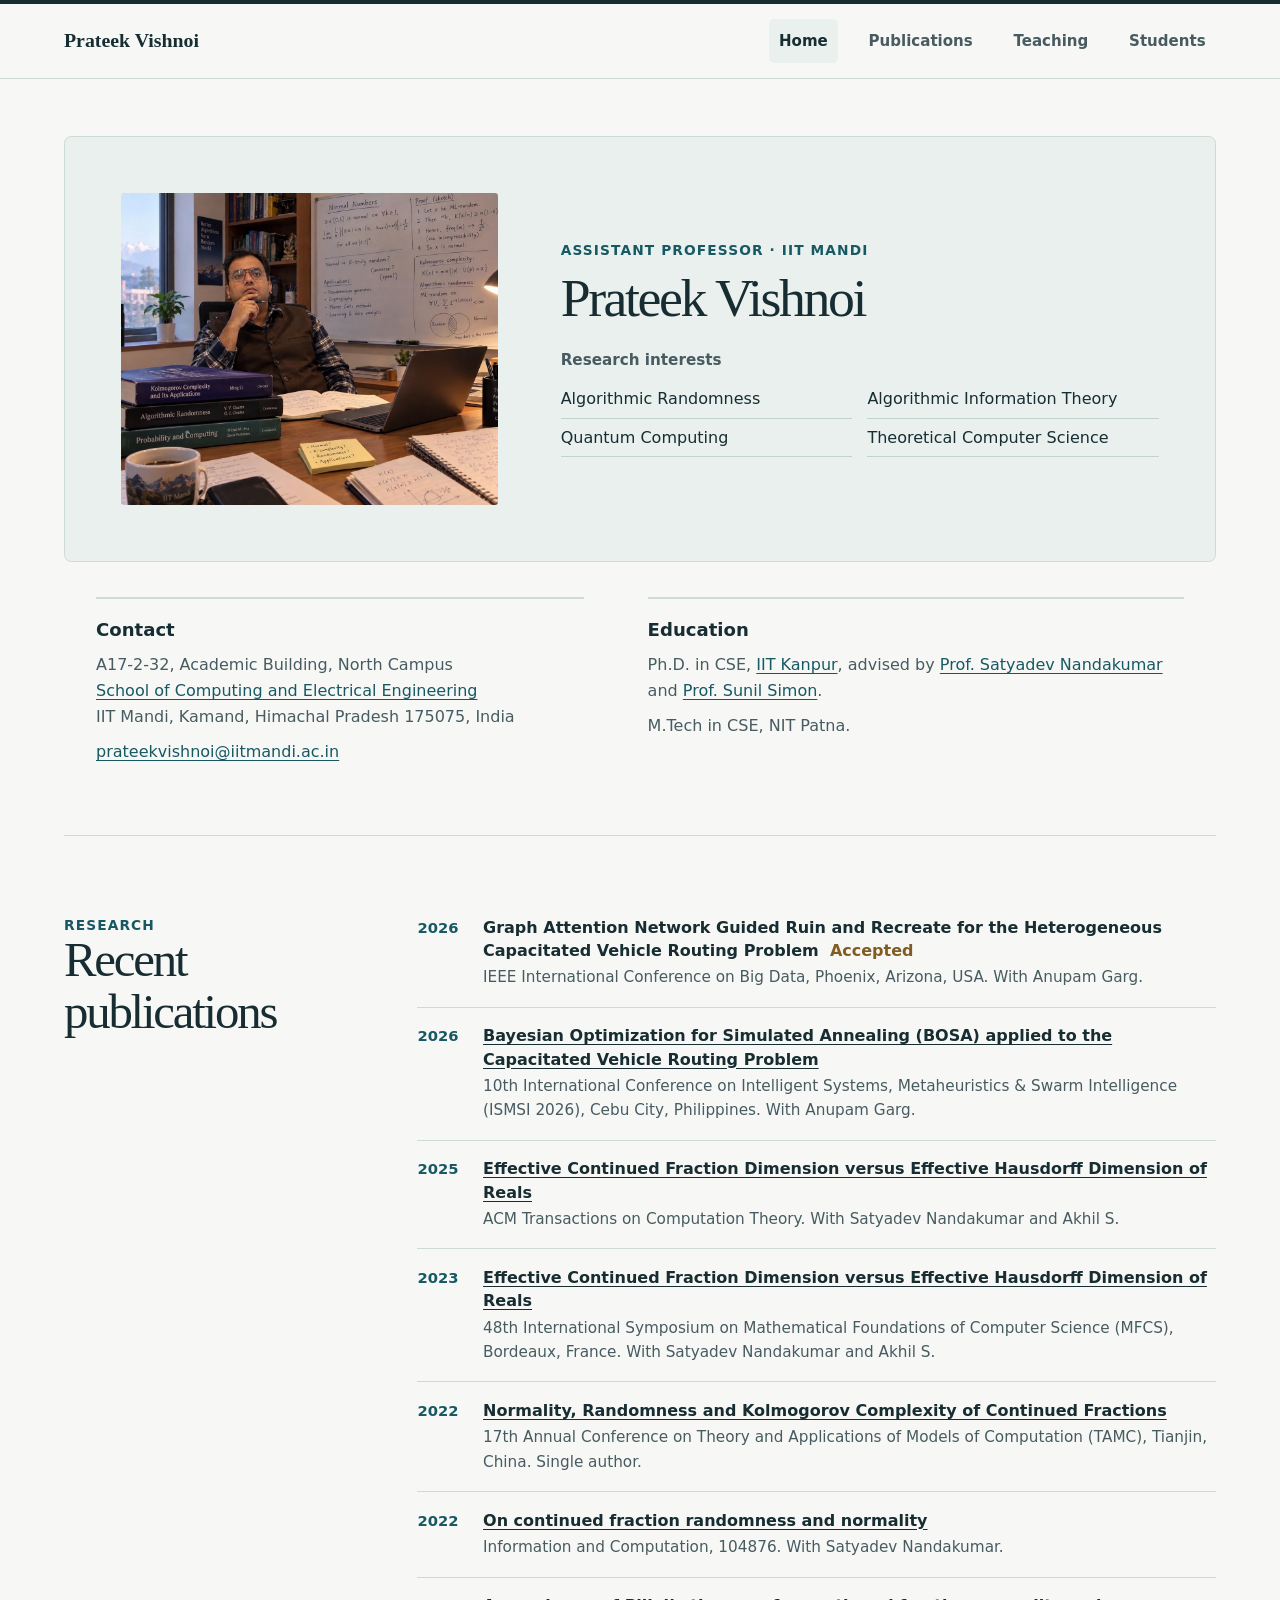
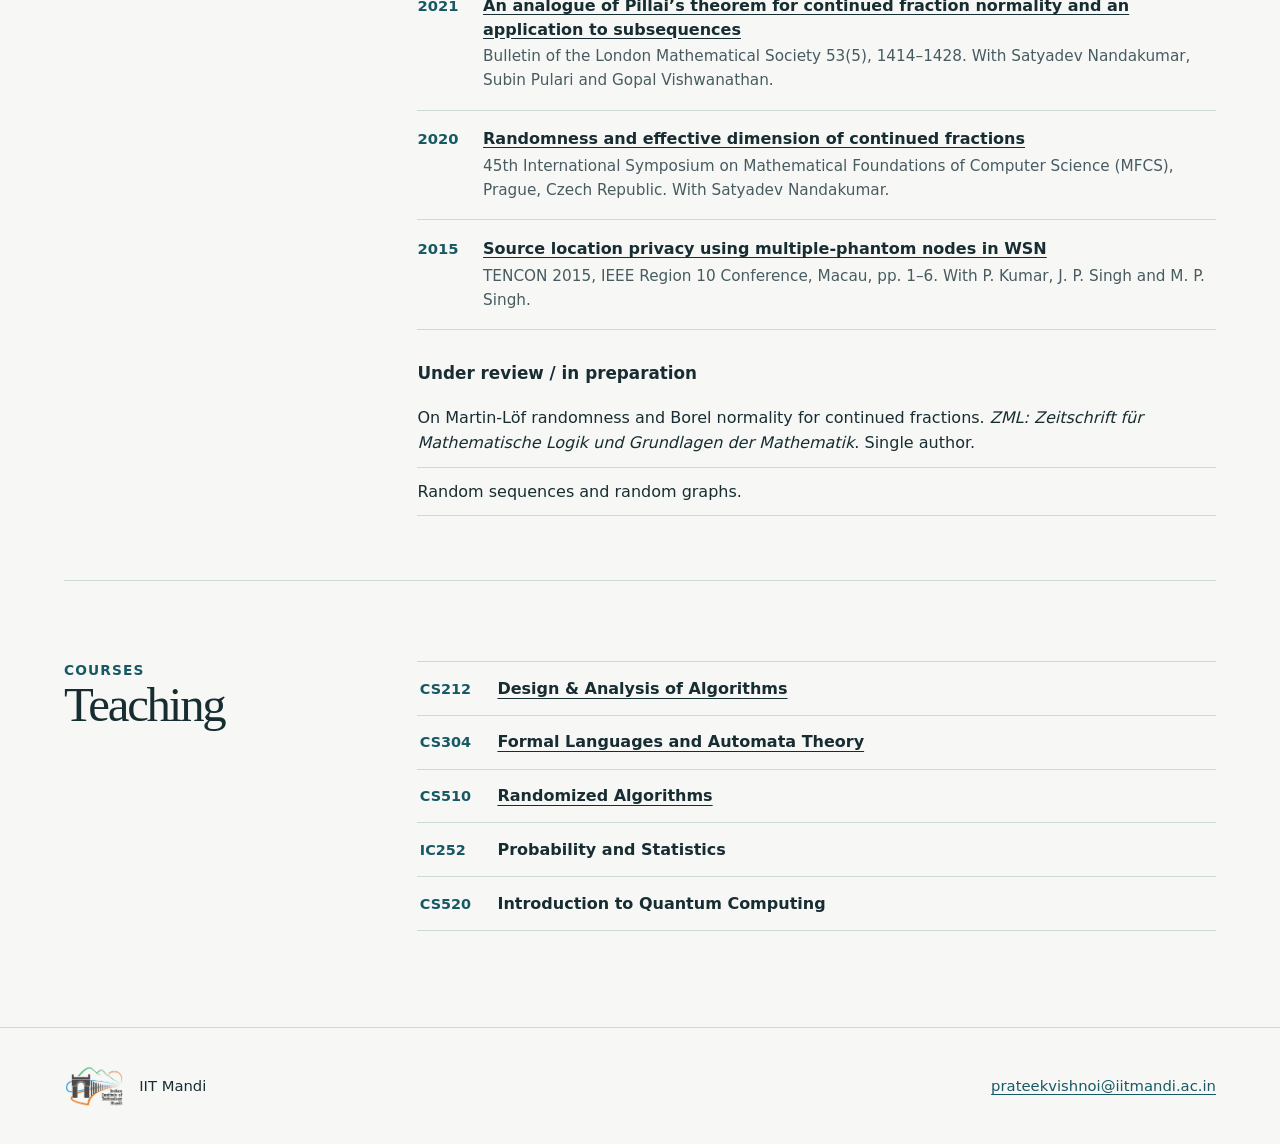
<file: index.html>
<!doctype html>
<html lang="en">
<head>
  <meta charset="utf-8">
  <meta name="viewport" content="width=device-width, initial-scale=1">
  <meta name="description" content="Prateek Vishnoi, Assistant Professor, School of Computing and Electrical Engineering, IIT Mandi. Research in algorithmic randomness, algorithmic information theory, quantum computing and theoretical computer science.">
  <meta name="theme-color" content="#f7f8f6">
  <title>Prateek Vishnoi · IIT Mandi</title>
  <link rel="icon" href="assets/iit-mandi.png" type="image/png">
  <link rel="stylesheet" href="assets/site.css">
</head>
<body>
  <a class="skip-link" href="#main">Skip to content</a>
  <header class="site-header">
    <div class="wrap header-inner">
      <a class="brand" href="index.html">Prateek Vishnoi</a>
      <nav aria-label="Main navigation">
        <ul class="nav-list">
          <li><a href="index.html" aria-current="page">Home</a></li>
          <li><a href="#publications">Publications</a></li>
          <li><a href="#teaching">Teaching</a></li>
          <li><a href="students/index.html">Students</a></li>
        </ul>
      </nav>
    </div>
  </header>

  <main id="main" class="wrap">
    <section class="hero" aria-labelledby="name">
      <img class="hero-photo" src="assets/prateek-vishnoi.jpg" width="1160" height="960" alt="Portrait of Prateek Vishnoi">
      <div class="hero-copy">
        <p class="overline">Assistant Professor · IIT Mandi</p>
        <h1 id="name">Prateek Vishnoi</h1>
        <p class="section-label">Research interests</p>
        <ul class="topics">
          <li>Algorithmic Randomness</li>
          <li>Algorithmic Information Theory</li>
          <li>Quantum Computing</li>
          <li>Theoretical Computer Science</li>
        </ul>
      </div>
    </section>

    <div class="profile-details">
      <section class="profile-detail" aria-labelledby="contact-heading">
        <h2 id="contact-heading">Contact</h2>
        <address>
          A17-2-32, Academic Building, North Campus<br>
          <a href="https://www.iitmandi.ac.in/">School of Computing and Electrical Engineering</a><br>
          IIT Mandi, Kamand, Himachal Pradesh 175075, India
        </address>
        <p><a href="mailto:prateekvishnoi@iitmandi.ac.in">prateekvishnoi@iitmandi.ac.in</a></p>
      </section>
      <section class="profile-detail" aria-labelledby="education-heading">
        <h2 id="education-heading">Education</h2>
        <p>Ph.D. in CSE, <a href="https://cse.iitk.ac.in/">IIT Kanpur</a>, advised by <a href="https://www.cse.iitk.ac.in/users/satyadev/">Prof. Satyadev Nandakumar</a> and <a href="https://www.cse.iitk.ac.in/users/simon/">Prof. Sunil Simon</a>.</p>
        <p>M.Tech in CSE, NIT Patna.</p>
      </section>
    </div>

    <section class="section-grid" id="publications" aria-labelledby="publications-heading">
      <div class="section-heading">
        <p class="section-label">Research</p>
        <h2 id="publications-heading">Recent publications</h2>
      </div>
      <div>
        <ol class="publication-list" role="list">
          <li>
            <span class="pub-year">2026</span>
            <div>
              <p class="pub-title">Graph Attention Network Guided Ruin and Recreate for the Heterogeneous Capacitated Vehicle Routing Problem <span class="pub-status">Accepted</span></p>
              <p class="pub-meta">IEEE International Conference on Big Data, Phoenix, Arizona, USA. With Anupam Garg.</p>
            </div>
          </li>
          <li>
            <span class="pub-year">2026</span>
            <div>
              <p class="pub-title"><a href="https://dl.acm.org/doi/10.1145/3820820.3820842">Bayesian Optimization for Simulated Annealing (BOSA) applied to the Capacitated Vehicle Routing Problem</a></p>
              <p class="pub-meta">10th International Conference on Intelligent Systems, Metaheuristics &amp; Swarm Intelligence (ISMSI 2026), Cebu City, Philippines. With Anupam Garg.</p>
            </div>
          </li>
          <li>
            <span class="pub-year">2025</span>
            <div>
              <p class="pub-title"><a href="https://doi.org/10.1145/3723323">Effective Continued Fraction Dimension versus Effective Hausdorff Dimension of Reals</a></p>
              <p class="pub-meta">ACM Transactions on Computation Theory. With Satyadev Nandakumar and Akhil S.</p>
            </div>
          </li>
          <li>
            <span class="pub-year">2023</span>
            <div>
              <p class="pub-title"><a href="https://drops.dagstuhl.de/entities/document/10.4230/LIPIcs.MFCS.2023.70">Effective Continued Fraction Dimension versus Effective Hausdorff Dimension of Reals</a></p>
              <p class="pub-meta">48th International Symposium on Mathematical Foundations of Computer Science (MFCS), Bordeaux, France. With Satyadev Nandakumar and Akhil S.</p>
            </div>
          </li>
          <li>
            <span class="pub-year">2022</span>
            <div>
              <p class="pub-title"><a href="https://link.springer.com/chapter/10.1007/978-3-031-20350-3_31">Normality, Randomness and Kolmogorov Complexity of Continued Fractions</a></p>
              <p class="pub-meta">17th Annual Conference on Theory and Applications of Models of Computation (TAMC), Tianjin, China. Single author.</p>
            </div>
          </li>
          <li>
            <span class="pub-year">2022</span>
            <div>
              <p class="pub-title"><a href="https://doi.org/10.1016/j.ic.2022.104876">On continued fraction randomness and normality</a></p>
              <p class="pub-meta">Information and Computation, 104876. With Satyadev Nandakumar.</p>
            </div>
          </li>
          <li>
            <span class="pub-year">2021</span>
            <div>
              <p class="pub-title"><a href="https://doi.org/10.1112/blms.12507">An analogue of Pillai’s theorem for continued fraction normality and an application to subsequences</a></p>
              <p class="pub-meta">Bulletin of the London Mathematical Society 53(5), 1414–1428. With Satyadev Nandakumar, Subin Pulari and Gopal Vishwanathan.</p>
            </div>
          </li>
          <li>
            <span class="pub-year">2020</span>
            <div>
              <p class="pub-title"><a href="https://drops.dagstuhl.de/storage/00lipics/lipics-vol170-mfcs2020/LIPIcs.MFCS.2020.73/LIPIcs.MFCS.2020.73.pdf">Randomness and effective dimension of continued fractions</a></p>
              <p class="pub-meta">45th International Symposium on Mathematical Foundations of Computer Science (MFCS), Prague, Czech Republic. With Satyadev Nandakumar.</p>
            </div>
          </li>
          <li>
            <span class="pub-year">2015</span>
            <div>
              <p class="pub-title"><a href="https://doi.org/10.1109/TENCON.2015.7372969">Source location privacy using multiple-phantom nodes in WSN</a></p>
              <p class="pub-meta">TENCON 2015, IEEE Region 10 Conference, Macau, pp. 1–6. With P. Kumar, J. P. Singh and M. P. Singh.</p>
            </div>
          </li>
        </ol>

        <h3 class="review-heading">Under review / in preparation</h3>
        <ul class="review-list" role="list">
          <li>On Martin-Löf randomness and Borel normality for continued fractions. <em>ZML: Zeitschrift für Mathematische Logik und Grundlagen der Mathematik</em>. Single author.</li>
          <li>Random sequences and random graphs.</li>
        </ul>
      </div>
    </section>

    <section class="section-grid" id="teaching" aria-labelledby="teaching-heading">
      <div class="section-heading">
        <p class="section-label">Courses</p>
        <h2 id="teaching-heading">Teaching</h2>
      </div>
      <ul class="course-list" role="list">
        <li><a href="teaching/cs212/index.html"><span class="course-code">CS212</span><span class="course-name">Design &amp; Analysis of Algorithms</span></a></li>
        <li><a href="teaching/cs304/index.html"><span class="course-code">CS304</span><span class="course-name">Formal Languages and Automata Theory</span></a></li>
        <li><a href="teaching/cs510/index.html"><span class="course-code">CS510</span><span class="course-name">Randomized Algorithms</span></a></li>
        <li><div><span class="course-code">IC252</span><span class="course-name">Probability and Statistics</span></div></li>
        <li><div><span class="course-code">CS520</span><span class="course-name">Introduction to Quantum Computing</span></div></li>
      </ul>
    </section>
  </main>

  <footer class="site-footer">
    <div class="wrap footer-inner">
      <a class="footer-identity" href="https://www.iitmandi.ac.in/">
        <img src="assets/iit-mandi.png" width="500" height="401" alt="" loading="lazy">
        <span>IIT Mandi</span>
      </a>
      <a class="footer-email" href="mailto:prateekvishnoi@iitmandi.ac.in">prateekvishnoi@iitmandi.ac.in</a>
    </div>
  </footer>
</body>
</html>
</file>
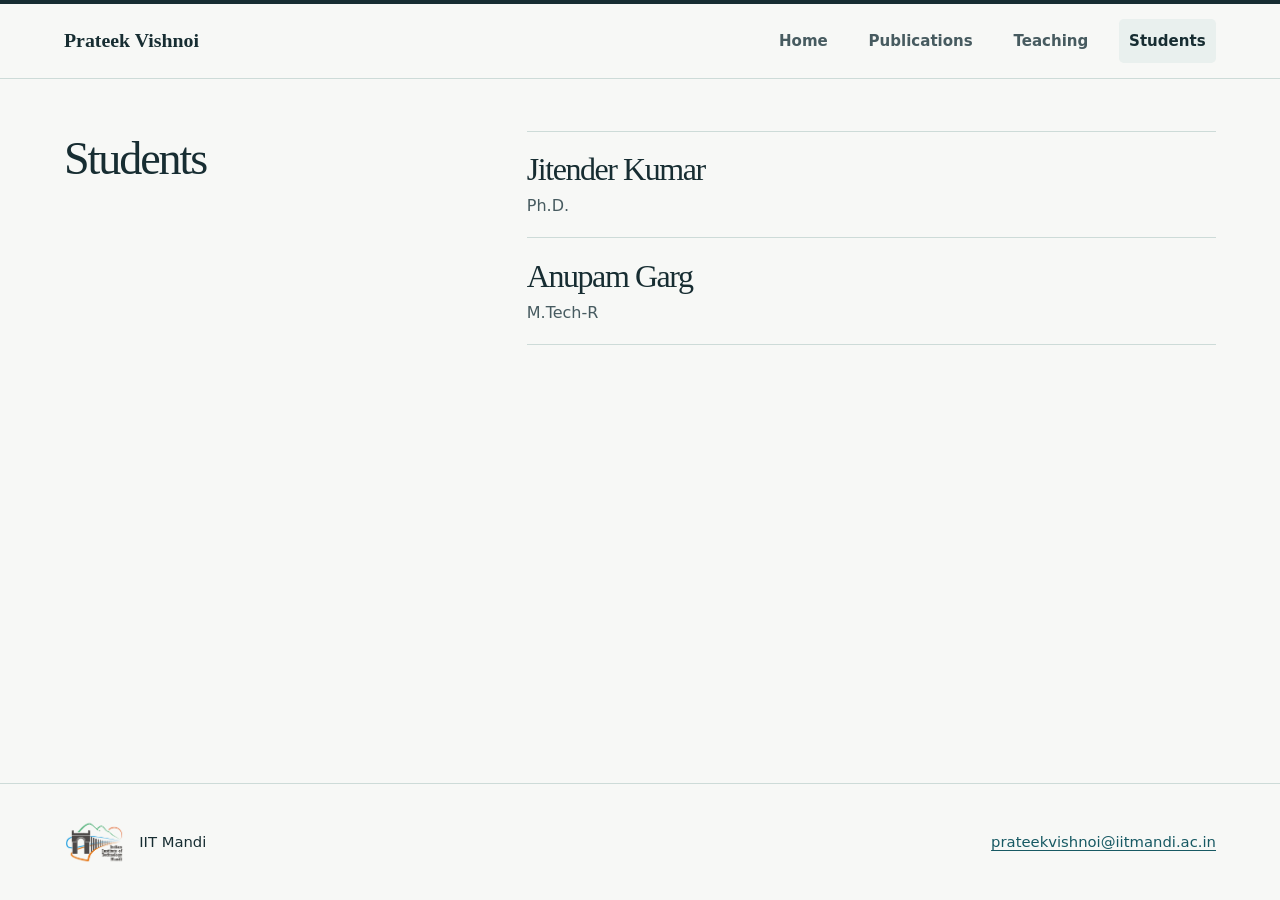
<file: students/index.html>
<!doctype html>
<html lang="en">
<head>
  <meta charset="utf-8">
  <meta name="viewport" content="width=device-width, initial-scale=1">
  <meta name="description" content="Students advised by Prateek Vishnoi.">
  <meta name="theme-color" content="#f7f8f6">
  <title>Students · Prateek Vishnoi</title>
  <link rel="icon" href="../assets/iit-mandi.png" type="image/png">
  <link rel="stylesheet" href="../assets/site.css">
  
</head>
<body>
  <a class="skip-link" href="#main">Skip to content</a>
  <header class="site-header">
    <div class="wrap header-inner">
      <a class="brand" href="../index.html">Prateek Vishnoi</a>
      <nav aria-label="Main navigation">
        <ul class="nav-list">
          <li><a href="../index.html">Home</a></li>
          <li><a href="../index.html#publications">Publications</a></li>
          <li><a href="../index.html#teaching">Teaching</a></li>
          <li><a href="../students/index.html" aria-current="page">Students</a></li>
        </ul>
      </nav>
    </div>
  </header>
  <main id="main" class="wrap inner-main students-layout">
    <h1 class="inner-title">Students</h1>
    <ul class="student-list" role="list">
      <li>
        <h2 class="student-name">Jitender Kumar</h2>
        <p class="student-degree">Ph.D.</p>
      </li>
      <li>
        <h2 class="student-name">Anupam Garg</h2>
        <p class="student-degree">M.Tech-R</p>
      </li>
    </ul>
  </main>
  <footer class="site-footer">
    <div class="wrap footer-inner">
      <a class="footer-identity" href="https://www.iitmandi.ac.in/">
        <img src="../assets/iit-mandi.png" width="500" height="401" alt="" loading="lazy">
        <span>IIT Mandi</span>
      </a>
      <a class="footer-email" href="mailto:prateekvishnoi@iitmandi.ac.in">prateekvishnoi@iitmandi.ac.in</a>
    </div>
  </footer>
</body>
</html>
</file>
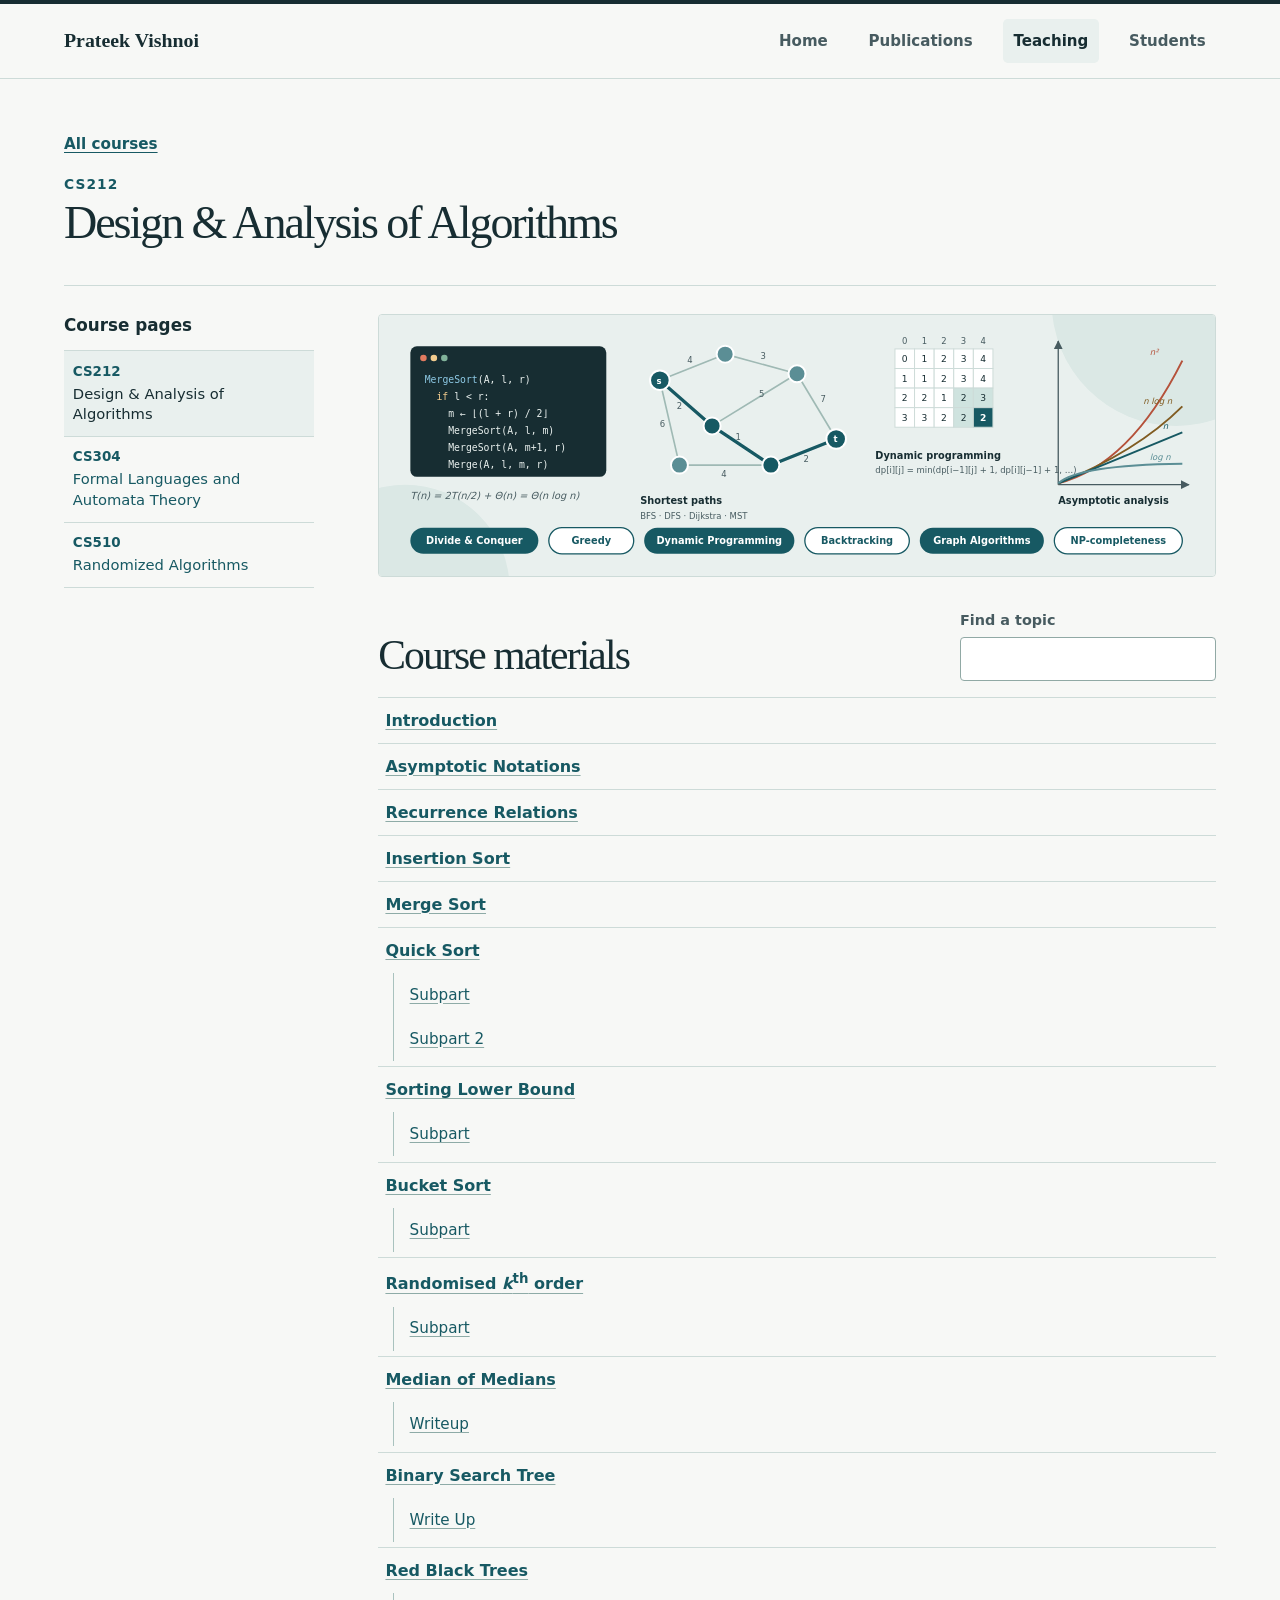
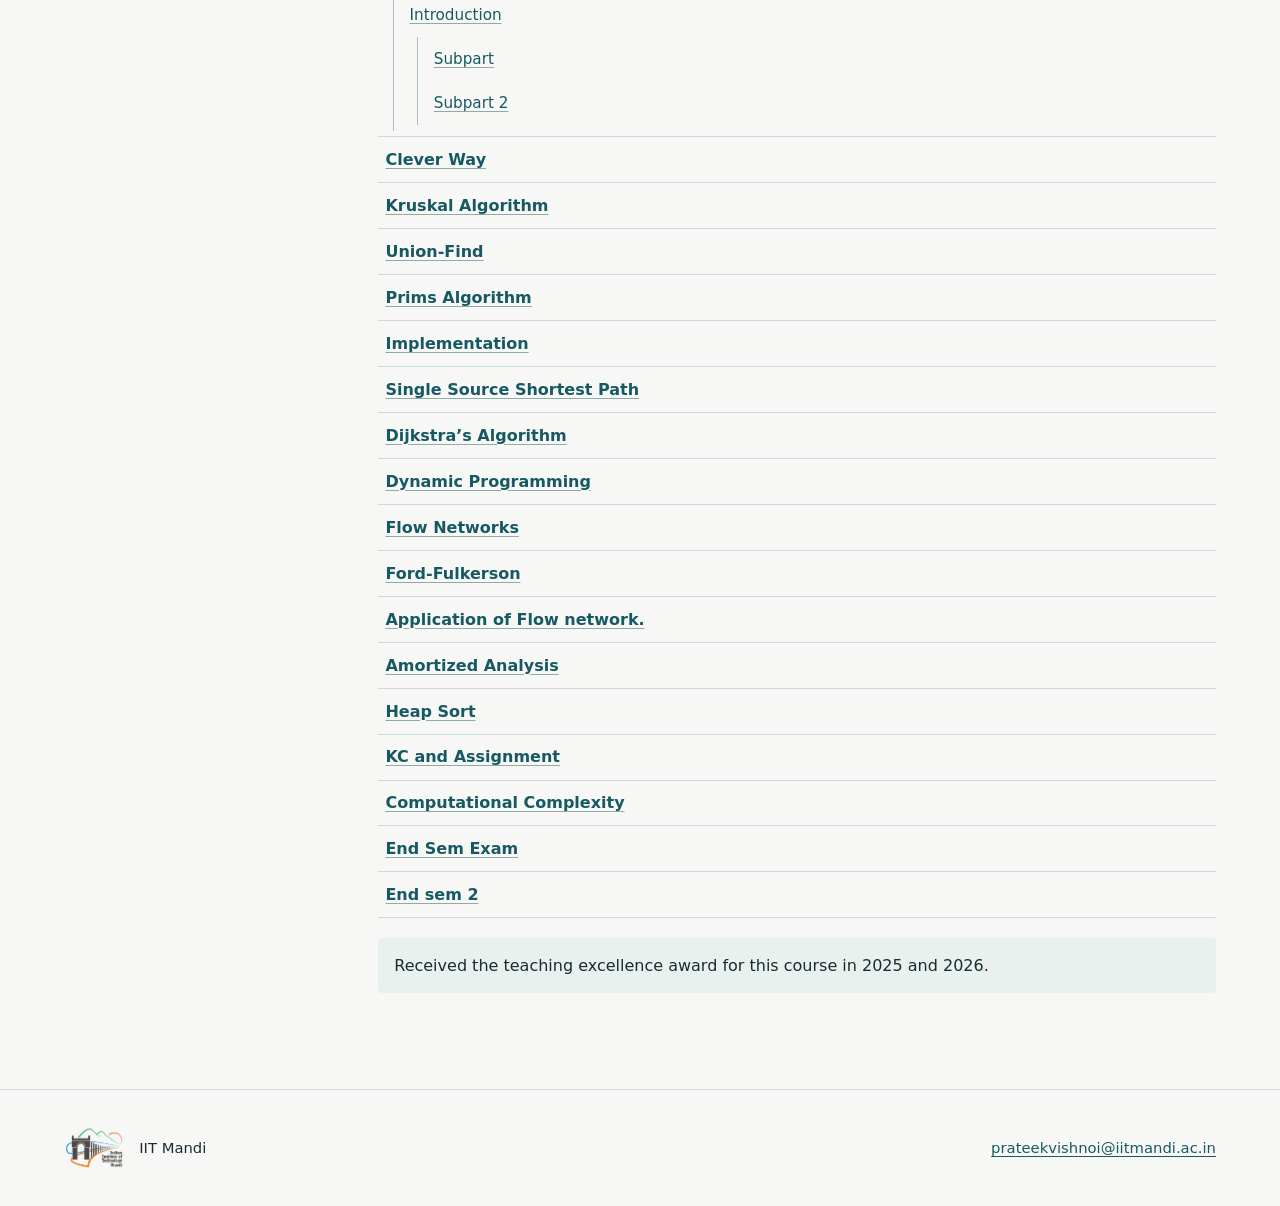
<file: teaching/cs212/index.html>
<!doctype html>
<html lang="en">
<head>
  <meta charset="utf-8">
  <meta name="viewport" content="width=device-width, initial-scale=1">
  <meta name="description" content="CS212 course materials: Design &amp; Analysis of Algorithms.">
  <meta name="theme-color" content="#f7f8f6">
  <title>CS212 · Design &amp; Analysis of Algorithms · Prateek Vishnoi</title>
  <link rel="icon" href="../../assets/iit-mandi.png" type="image/png">
  <link rel="stylesheet" href="../../assets/site.css">
  <script src="../../assets/materials.js" defer></script>
</head>
<body>
  <a class="skip-link" href="#main">Skip to content</a>
  <header class="site-header">
    <div class="wrap header-inner">
      <a class="brand" href="../../index.html">Prateek Vishnoi</a>
      <nav aria-label="Main navigation">
        <ul class="nav-list">
          <li><a href="../../index.html">Home</a></li>
          <li><a href="../../index.html#publications">Publications</a></li>
          <li><a href="../../index.html#teaching" aria-current="page">Teaching</a></li>
          <li><a href="../../students/index.html">Students</a></li>
        </ul>
      </nav>
    </div>
  </header>
  <main id="main" class="wrap inner-main">
    <p class="breadcrumb"><a href="../../index.html#teaching">All courses</a></p>
    <header class="course-header">
      <p class="overline">CS212</p>
      <h1 class="inner-title">Design &amp; Analysis of Algorithms</h1>
    </header>
    <div class="course-body">
      <nav class="course-aside" aria-labelledby="course-nav-title">
        <h2 id="course-nav-title">Course pages</h2>
        <ul>
          <li><a href="../cs212/index.html" aria-current="page"><span class="course-code">CS212</span>Design &amp; Analysis of Algorithms</a></li>
          <li><a href="../cs304/index.html"><span class="course-code">CS304</span>Formal Languages and Automata Theory</a></li>
          <li><a href="../cs510/index.html"><span class="course-code">CS510</span>Randomized Algorithms</a></li>
        </ul>
      </nav>
      <div>
        <img class="course-banner" src="../../assets/cs212.svg" width="1280" height="400" alt="Illustration of algorithm design: merge sort pseudocode, a weighted graph with a highlighted shortest path, a dynamic-programming table and growth-rate curves, with technique labels such as divide and conquer, greedy and dynamic programming.">
        <section aria-labelledby="materials-heading">
          <div class="materials-heading">
            <h2 id="materials-heading">Course materials</h2>
            <div class="materials-search" role="search" hidden>
              <label for="filter-materials">Find a topic</label>
              <input id="filter-materials" type="search" aria-controls="materials-list" autocomplete="off">
            </div>
          </div>
          <p id="search-status" class="sr-only" role="status"></p>
          <ul class="materials-list" id="materials-list" role="list">
            <li><a class="material-link" href="https://drive.google.com/file/d/17_arCVV4HT_S5qvO80ZE0WuvYQN6JUaz/view?usp=drive_link">Introduction</a></li>
            <li><a class="material-link" href="https://drive.google.com/file/d/16CFW7CFjEX7RoHhm4njQ-K6rgmbYtLnG/view?usp=drive_link">Asymptotic Notations</a></li>
            <li><a class="material-link" href="https://drive.google.com/file/d/1LuaCXYGDOM2mKAONy5ucesYZFgqD0OR0/view?usp=drive_link">Recurrence Relations</a></li>
            <li><a class="material-link" href="https://drive.google.com/file/d/1rdWOGcKe7IN4JjiCtMgCSR7nXulQsV8A/view?usp=drive_link">Insertion Sort</a></li>
            <li><a class="material-link" href="https://drive.google.com/file/d/1Ys-q0ZsW9srk5J7aZImeSipJCXhamrK6/view?usp=drive_link">Merge Sort</a></li>
            <li>
              <a class="material-link" href="https://drive.google.com/file/d/1AISLhJXJkdQjicY6O-Ig-CL8ZwI5SZrX/view?usp=drive_link">Quick Sort</a>
              <ul role="list">
                <li><a class="material-link" href="https://docs.google.com/presentation/d/1BGB7tEpsrRGAGarwtH8sfooVAVaNFo7d/edit?usp=drive_link&amp;ouid=107352037027993938888&amp;rtpof=true&amp;sd=true">Subpart</a></li>
                <li><a class="material-link" href="https://drive.google.com/file/d/1fb-fmcjW-dOrYJTGUYFs5U459DAuiNKx/view?usp=drive_link">Subpart 2</a></li>
              </ul>
            </li>
            <li>
              <a class="material-link" href="https://drive.google.com/file/d/1jJKFK1eqHYemXr7J1YNWjajrLfIniHg-/view?usp=drive_link">Sorting Lower Bound</a>
              <ul role="list">
                <li><a class="material-link" href="https://drive.google.com/file/d/18oAeTtQTVRMT5pIHKS-IyWt5qL5tKHYG/view?usp=drive_link">Subpart</a></li>
              </ul>
            </li>
            <li>
              <a class="material-link" href="https://drive.google.com/file/d/1J6nF2HjHql787xRJAc5OXUCb3mg9grFq/view?usp=drive_link">Bucket Sort</a>
              <ul role="list">
                <li><a class="material-link" href="https://drive.google.com/file/d/1sQKDS8WZz160rSkEmzG2uicG_jhj9Oa2/view?usp=drive_link">Subpart</a></li>
              </ul>
            </li>
            <li>
              <a class="material-link" href="https://drive.google.com/file/d/19uDKOx991Cr0wrm2lzNk5wtcU84ZvuMz/view?usp=drive_link">Randomised <i>k</i><sup>th</sup> order</a>
              <ul role="list">
                <li><a class="material-link" href="https://drive.google.com/file/d/1Ui-UyddQ7mqDwBofOB0StAsCjNfoDLuP/view?usp=drive_link">Subpart</a></li>
              </ul>
            </li>
            <li>
              <a class="material-link" href="https://drive.google.com/file/d/1YakaGK_fq6Fe6mHLlL4PIdf9H_5ocXae/view?usp=drive_link">Median of Medians</a>
              <ul role="list">
                <li><a class="material-link" href="https://drive.google.com/file/d/1NYrRHSLfvP0j_79tQ8WoBJ93hVGZ0QYS/view?usp=drive_link">Writeup</a></li>
              </ul>
            </li>
            <li>
              <a class="material-link" href="https://drive.google.com/file/d/1OsrVx3gRaDZOVTvtNXpv2pSrUzK8DePy/view?usp=drive_link">Binary Search Tree</a>
              <ul role="list">
                <li><a class="material-link" href="https://drive.google.com/file/d/1yRITwVbGXyzBI51cbGJkNneYDlXDdJOa/view?usp=drive_link">Write Up</a></li>
              </ul>
            </li>
            <li>
              <a class="material-link" href="https://drive.google.com/file/d/1g8nOINQtT07HWgzUQ7O24cRrZrb0glS2/view?usp=drive_link">Red Black Trees</a>
              <ul role="list">
                <li>
                  <a class="material-link" href="https://drive.google.com/file/d/1M9-5x9TKKZIxYT_prnccjCYMgIArT6Dw/view?usp=drive_link">Introduction</a>
                  <ul role="list">
                    <li><a class="material-link" href="https://docs.google.com/presentation/d/1ieoCFADRmF9gXKQoQ1ixwQPKRUI-Of7E/edit?usp=drive_link&amp;ouid=107352037027993938888&amp;rtpof=true&amp;sd=true">Subpart</a></li>
                    <li><a class="material-link" href="https://docs.google.com/presentation/d/1UXIjsBd-R1xW4KSGC5z1kjMlufH1F8a5/edit?usp=drive_link&amp;ouid=107352037027993938888&amp;rtpof=true&amp;sd=true">Subpart 2</a></li>
                  </ul>
                </li>
              </ul>
            </li>
            <li><a class="material-link" href="https://drive.google.com/file/d/18HmXHZDcQ55_Ih6N3qiqoRmliSTfQk17/view?usp=drive_link">Clever Way</a></li>
            <li><a class="material-link" href="https://drive.google.com/file/d/151DVe7DTsHOskG_gE_EIpkn0BVWMKaf1/view?usp=drive_link">Kruskal Algorithm</a></li>
            <li><a class="material-link" href="https://drive.google.com/file/d/1lc3yFJe9zqT3EV3fko9ZPKo5KH5JjfR1/view?usp=drive_link">Union-Find</a></li>
            <li><a class="material-link" href="https://drive.google.com/file/d/1MOPaT9CYWxBisJ5qx2DA8fivGJQdsSBO/view?usp=drive_link">Prims Algorithm</a></li>
            <li><a class="material-link" href="https://drive.google.com/file/d/1lJjFxmlppPyi1z44ctWDCjUWT0YJttxC/view?usp=drive_link">Implementation</a></li>
            <li><a class="material-link" href="https://drive.google.com/file/d/1UoqJwcNyvtBfZmCzl_imV9lJiHXYT-ox/view?usp=drive_link">Single Source Shortest Path</a></li>
            <li><a class="material-link" href="https://drive.google.com/file/d/16jCkPjQdGLsz_2OCWWaNEpElZI7yydvy/view?usp=drive_link">Dijkstra’s Algorithm</a></li>
            <li><a class="material-link" href="https://drive.google.com/file/d/1lM7W1OYIl_9s1RwhBoVSO4Yl_wsqEKCN/view?usp=drive_link">Dynamic Programming</a></li>
            <li><a class="material-link" href="https://drive.google.com/file/d/1kaBfUgtmqPFMvXIugGIBP_CU5LL4Xdq5/view?usp=drive_link">Flow Networks</a></li>
            <li><a class="material-link" href="https://drive.google.com/file/d/1azbKcPEDLXyrpW2qNp3t-5JGAESewabL/view?usp=drive_link">Ford-Fulkerson</a></li>
            <li><a class="material-link" href="https://drive.google.com/file/d/1eU-HxRBQ0xNJPggiMFwcEp5F4vlYCecQ/view?usp=drive_link">Application of Flow network.</a></li>
            <li><a class="material-link" href="https://drive.google.com/file/d/1R3YAnM_n7txkcYiO9RHmRi0h16EJRc91/view?usp=drive_link">Amortized Analysis</a></li>
            <li><a class="material-link" href="https://drive.google.com/file/d/1cV6kRZ31ECSK4BjONFJVKLltOjDbS6wp/view?usp=drive_link">Heap Sort</a></li>
            <li><a class="material-link" href="https://drive.google.com/file/d/14ZeHQqgEaZVou_6Dem48pnOHUTWYicdn/view?usp=drive_link">KC and Assignment</a></li>
            <li><a class="material-link" href="https://drive.google.com/file/d/1z0lgFmpU0oRnQp_kTMrZ43B8wyLtvm_A/view?usp=drive_link">Computational Complexity</a></li>
            <li><a class="material-link" href="https://drive.google.com/file/d/1O_jW-XlupOk2JiAJVhiKykJKrv19AYRq/view?usp=drive_link">End Sem Exam</a></li>
            <li><a class="material-link" href="https://drive.google.com/file/d/1IAtBlKTVJvWLQjAMOzk-txn8Nb2IPnsR/view?usp=drive_link">End sem 2</a></li>
          </ul>
          <p id="no-results" class="empty-state" hidden>No materials match this search.</p>
          <p class="award">Received the teaching excellence award for this course in 2025 and 2026.</p>
        </section>
      </div>
    </div>
  </main>
  <footer class="site-footer">
    <div class="wrap footer-inner">
      <a class="footer-identity" href="https://www.iitmandi.ac.in/">
        <img src="../../assets/iit-mandi.png" width="500" height="401" alt="" loading="lazy">
        <span>IIT Mandi</span>
      </a>
      <a class="footer-email" href="mailto:prateekvishnoi@iitmandi.ac.in">prateekvishnoi@iitmandi.ac.in</a>
    </div>
  </footer>
</body>
</html>
</file>
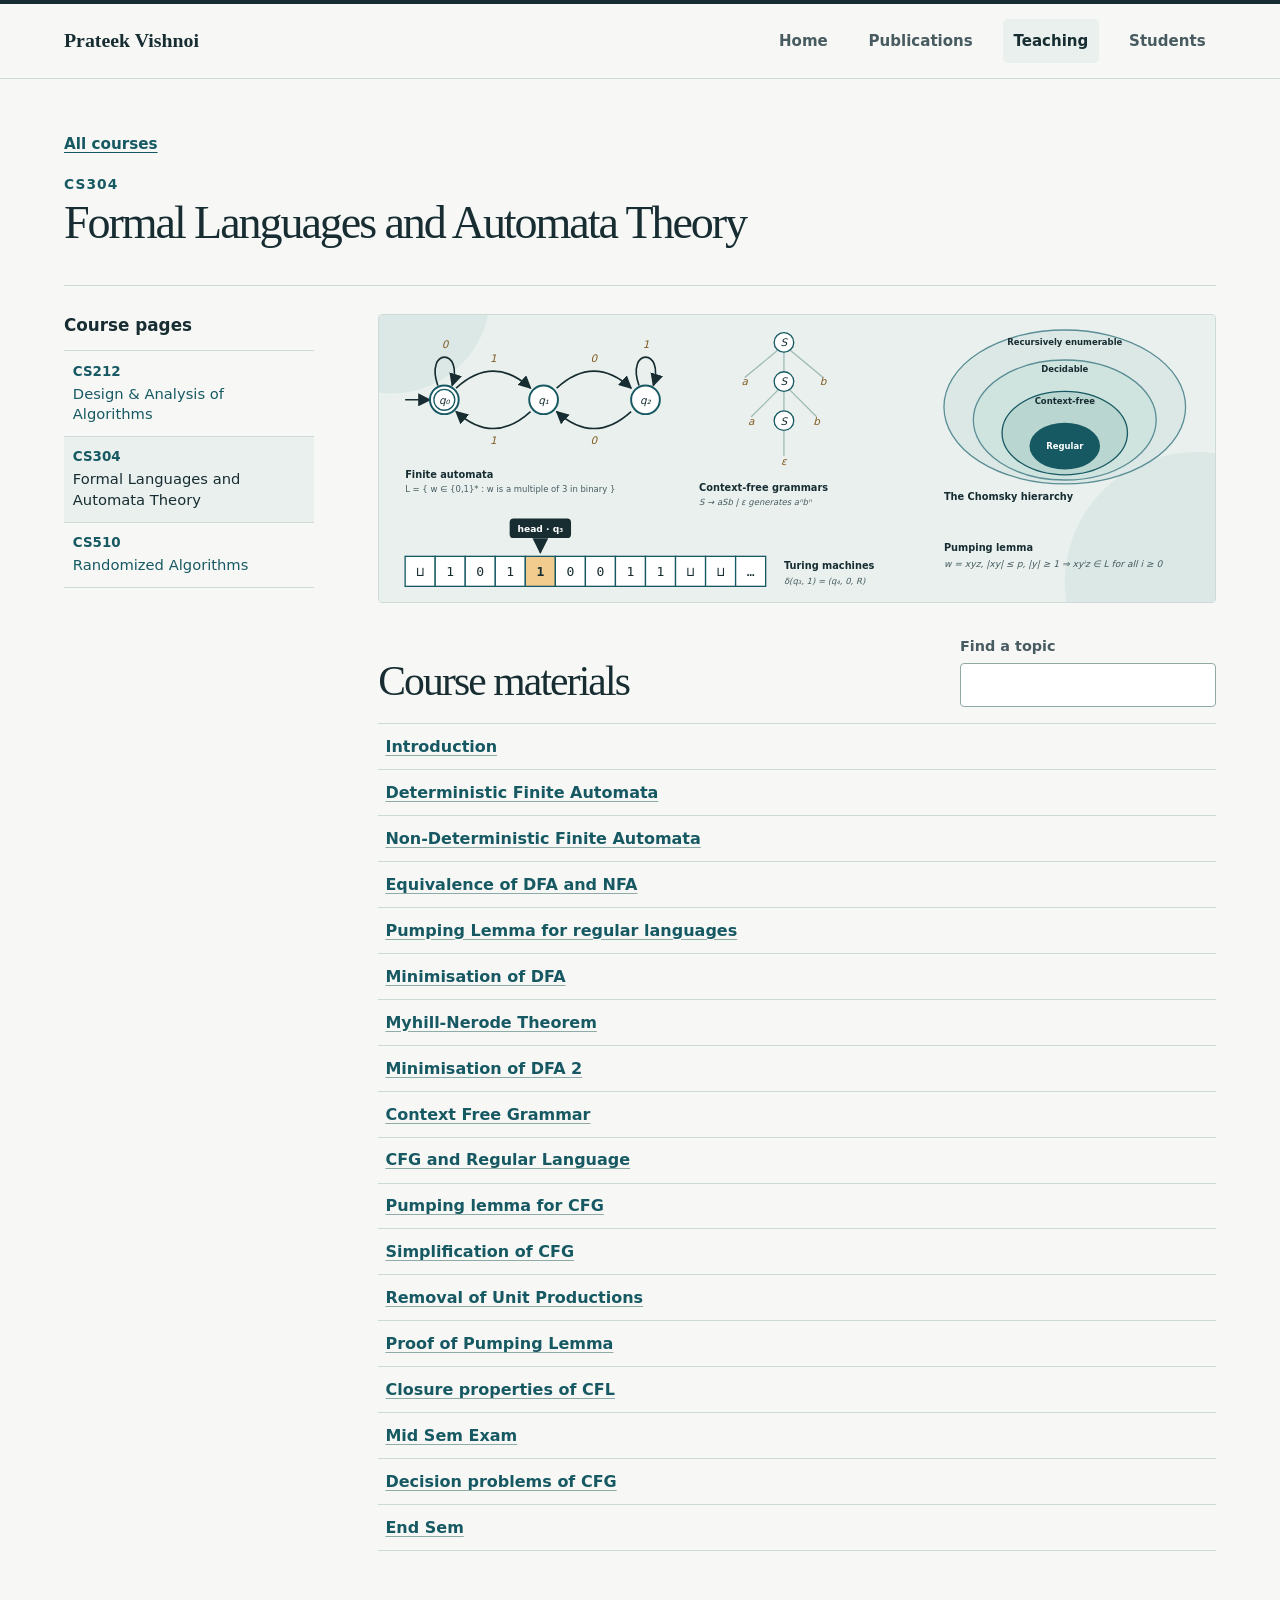
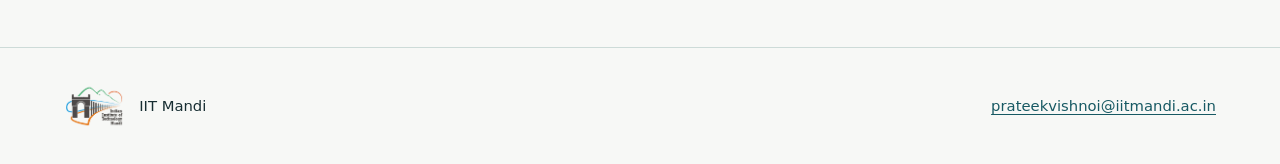
<file: teaching/cs304/index.html>
<!doctype html>
<html lang="en">
<head>
  <meta charset="utf-8">
  <meta name="viewport" content="width=device-width, initial-scale=1">
  <meta name="description" content="CS304 course materials: Formal Languages and Automata Theory.">
  <meta name="theme-color" content="#f7f8f6">
  <title>CS304 · Formal Languages and Automata Theory · Prateek Vishnoi</title>
  <link rel="icon" href="../../assets/iit-mandi.png" type="image/png">
  <link rel="stylesheet" href="../../assets/site.css">
  <script src="../../assets/materials.js" defer></script>
</head>
<body>
  <a class="skip-link" href="#main">Skip to content</a>
  <header class="site-header">
    <div class="wrap header-inner">
      <a class="brand" href="../../index.html">Prateek Vishnoi</a>
      <nav aria-label="Main navigation">
        <ul class="nav-list">
          <li><a href="../../index.html">Home</a></li>
          <li><a href="../../index.html#publications">Publications</a></li>
          <li><a href="../../index.html#teaching" aria-current="page">Teaching</a></li>
          <li><a href="../../students/index.html">Students</a></li>
        </ul>
      </nav>
    </div>
  </header>
  <main id="main" class="wrap inner-main">
    <p class="breadcrumb"><a href="../../index.html#teaching">All courses</a></p>
    <header class="course-header">
      <p class="overline">CS304</p>
      <h1 class="inner-title">Formal Languages and Automata Theory</h1>
    </header>
    <div class="course-body">
      <nav class="course-aside" aria-labelledby="course-nav-title">
        <h2 id="course-nav-title">Course pages</h2>
        <ul>
          <li><a href="../cs212/index.html"><span class="course-code">CS212</span>Design &amp; Analysis of Algorithms</a></li>
          <li><a href="../cs304/index.html" aria-current="page"><span class="course-code">CS304</span>Formal Languages and Automata Theory</a></li>
          <li><a href="../cs510/index.html"><span class="course-code">CS510</span>Randomized Algorithms</a></li>
        </ul>
      </nav>
      <div>
        <img class="course-banner" src="../../assets/cs304.svg" width="1280" height="440" alt="Illustration of automata theory: a finite automaton, a context-free grammar parse tree, the Chomsky hierarchy, a Turing machine tape and the pumping lemma.">
        <section aria-labelledby="materials-heading">
          <div class="materials-heading">
            <h2 id="materials-heading">Course materials</h2>
            <div class="materials-search" role="search" hidden>
              <label for="filter-materials">Find a topic</label>
              <input id="filter-materials" type="search" aria-controls="materials-list" autocomplete="off">
            </div>
          </div>
          <p id="search-status" class="sr-only" role="status"></p>
          <ul class="materials-list" id="materials-list" role="list">
            <li><a class="material-link" href="https://drive.google.com/file/d/1A86u52IpY9rlEVnT7Qkjm4bZuUrrc8e-/view?usp=drive_link">Introduction</a></li>
            <li><a class="material-link" href="https://drive.google.com/file/d/15qLW4cRGyoaiWEsKwsYXla2QtutuyNjI/view?usp=drive_link">Deterministic Finite Automata</a></li>
            <li><a class="material-link" href="https://drive.google.com/file/d/1GQ3-tbU98ISfQfAZBmmFuEb_DPCdPYtO/view?usp=drive_link">Non-Deterministic Finite Automata</a></li>
            <li><a class="material-link" href="https://drive.google.com/file/d/13Qo4SYwLsDhSjj4hQVuB6AKvxkaI0LJn/view?usp=drive_link">Equivalence of DFA and NFA</a></li>
            <li><a class="material-link" href="https://drive.google.com/file/d/1wj7XLjJSrYZqrjRAhyA4niYgYbAthg2S/view?usp=drive_link">Pumping Lemma for regular languages</a></li>
            <li><a class="material-link" href="https://drive.google.com/file/d/1xlo7BRuPuE30tx_cA8cqZcStmG1M2l7d/view?usp=drive_link">Minimisation of DFA</a></li>
            <li><a class="material-link" href="https://drive.google.com/file/d/1HXqImT0acDi_tmHhpc-OkMSA8ql-xbJI/view?usp=drive_link">Myhill-Nerode Theorem</a></li>
            <li><a class="material-link" href="https://drive.google.com/file/d/14DvAz0a_MWJBFQHIMfdkx8Zt4THddmWK/view?usp=drive_link">Minimisation of DFA 2</a></li>
            <li><a class="material-link" href="https://drive.google.com/file/d/1e2lbWOCJQ9q1EVj5jSAFqXIBpdhFnNBQ/view?usp=drive_link">Context Free Grammar</a></li>
            <li><a class="material-link" href="https://drive.google.com/file/d/1PYkhSt3hXaL7i1_0RIe4UYib3bQ_cr9R/view?usp=drive_link">CFG and Regular Language</a></li>
            <li><a class="material-link" href="https://drive.google.com/file/d/1Sp27r4uDgcY9Kb8sETsmGI13Sp66NBPE/view?usp=drive_link">Pumping lemma for CFG</a></li>
            <li><a class="material-link" href="https://drive.google.com/file/d/1hPyaDtLOO3ioXPtaRhl51ZfMY-o8CLMi/view?usp=drive_link">Simplification of CFG</a></li>
            <li><a class="material-link" href="https://drive.google.com/file/d/1IOL3v_C1vd_DCnef6p8FQyV-VKRVaNex/view?usp=drive_link">Removal of Unit Productions</a></li>
            <li><a class="material-link" href="https://drive.google.com/file/d/1nJR-CvILsX8gyfS9T04M5V3N79CepWPe/view?usp=drive_link">Proof of Pumping Lemma</a></li>
            <li><a class="material-link" href="https://drive.google.com/file/d/1ra2-wo3fv-qyNEZ3K6LBIkgWDls6zeWx/view?usp=drive_link">Closure properties of CFL</a></li>
            <li><a class="material-link" href="https://drive.google.com/file/d/1YcJJYCQ0yZaSLLUD2JOq6CI4ij0wqhux/view?usp=drive_link">Mid Sem Exam</a></li>
            <li><a class="material-link" href="https://drive.google.com/file/d/11icmmHAex0QFPR8I8diJorfBDYrSoZl7/view?usp=drive_link">Decision problems of CFG</a></li>
            <li><a class="material-link" href="https://drive.google.com/file/d/1l_puAXQqAU0CbmaXQ0zDyvB2DguKO7DS/view?usp=drive_link">End Sem</a></li>
          </ul>
          <p id="no-results" class="empty-state" hidden>No materials match this search.</p>
        </section>
      </div>
    </div>
  </main>
  <footer class="site-footer">
    <div class="wrap footer-inner">
      <a class="footer-identity" href="https://www.iitmandi.ac.in/">
        <img src="../../assets/iit-mandi.png" width="500" height="401" alt="" loading="lazy">
        <span>IIT Mandi</span>
      </a>
      <a class="footer-email" href="mailto:prateekvishnoi@iitmandi.ac.in">prateekvishnoi@iitmandi.ac.in</a>
    </div>
  </footer>
</body>
</html>
</file>
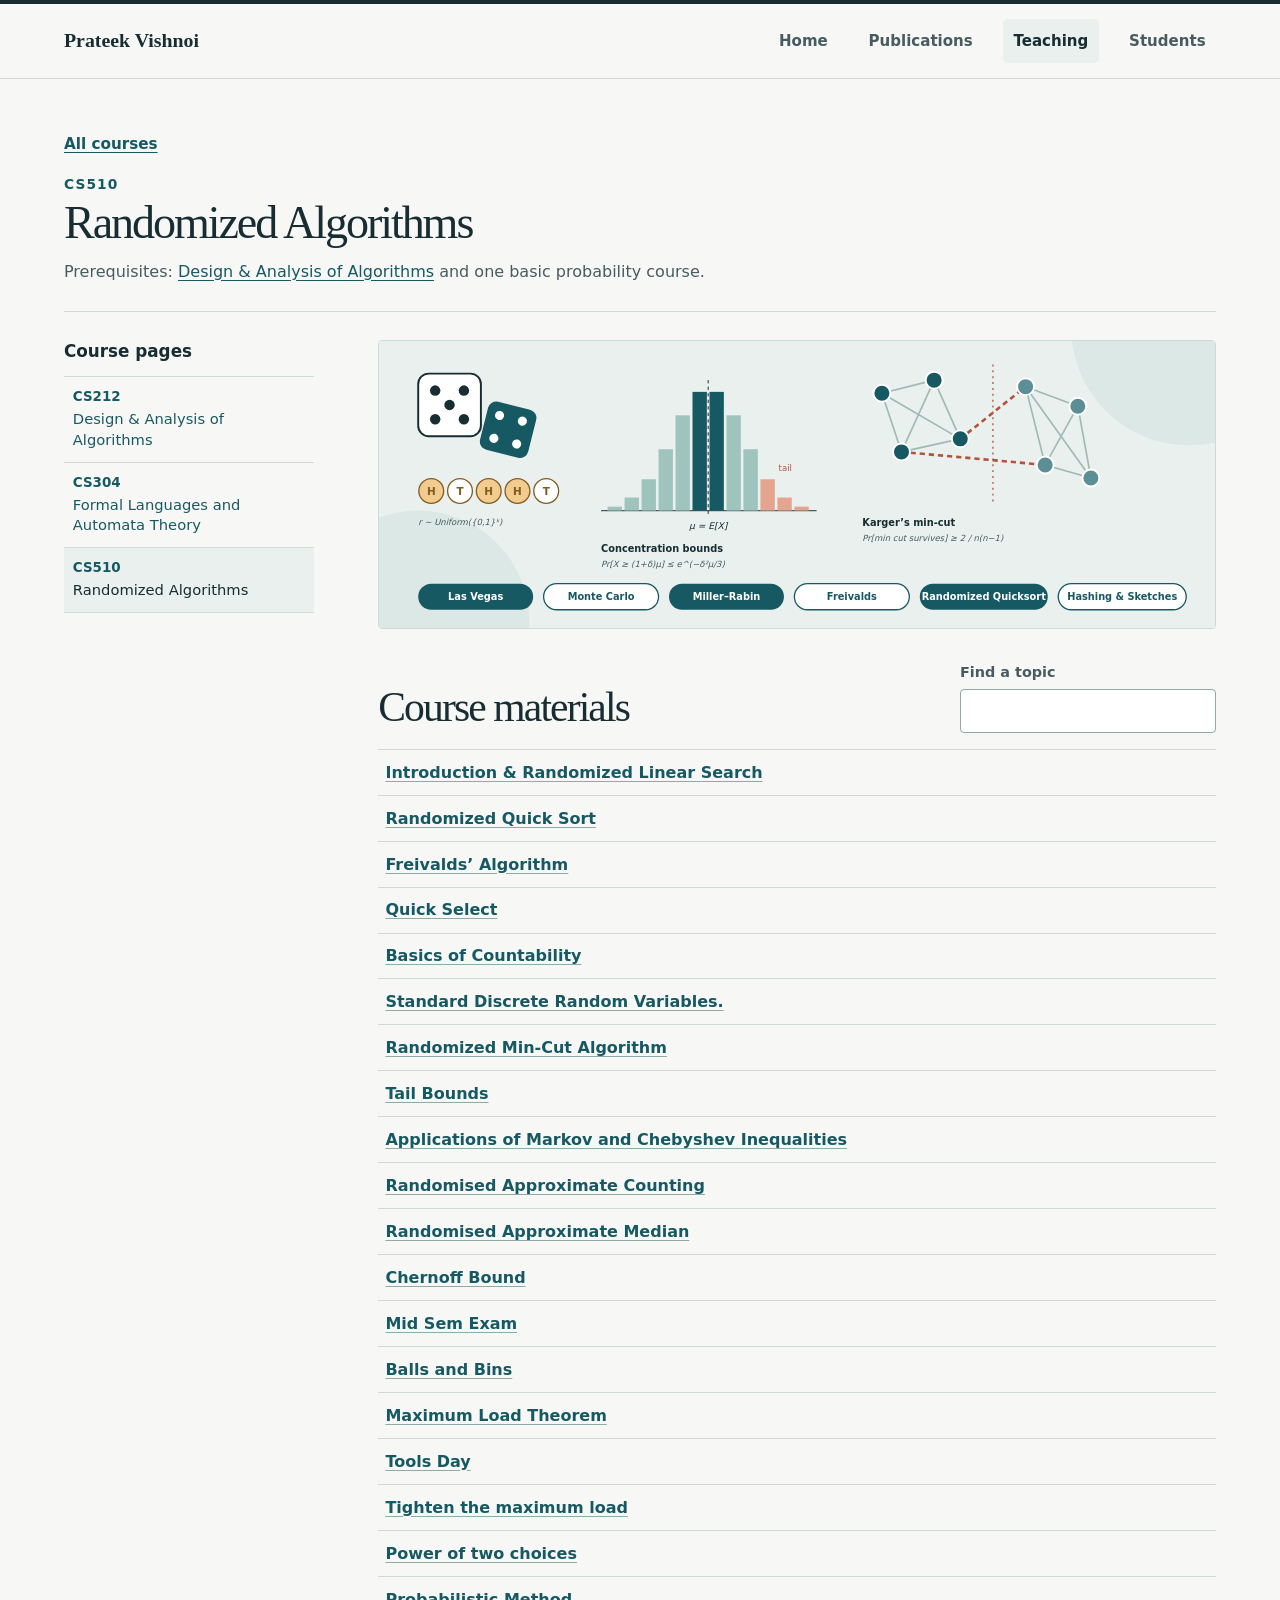
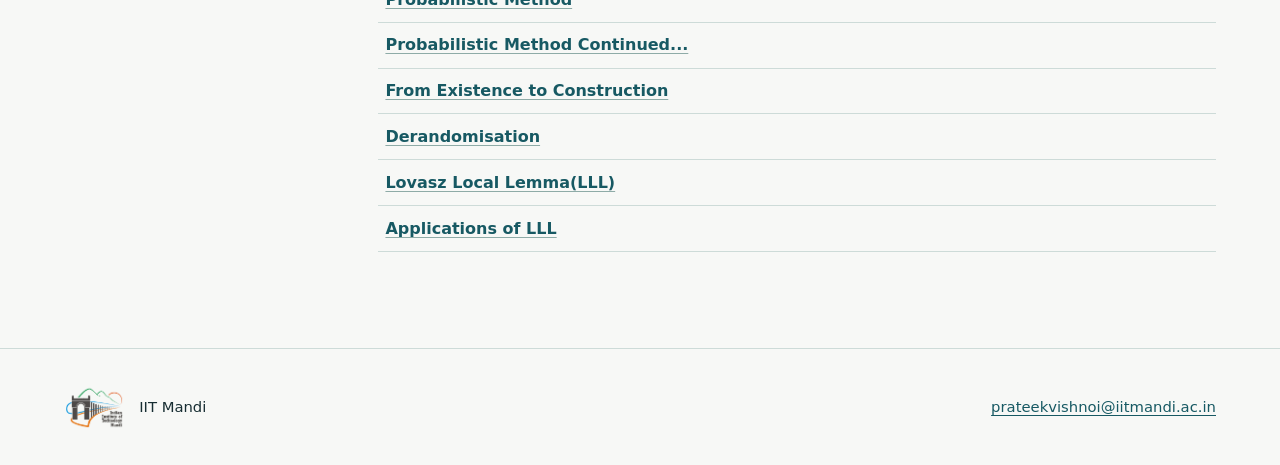
<file: teaching/cs510/index.html>
<!doctype html>
<html lang="en">
<head>
  <meta charset="utf-8">
  <meta name="viewport" content="width=device-width, initial-scale=1">
  <meta name="description" content="CS510 course materials: Randomized Algorithms.">
  <meta name="theme-color" content="#f7f8f6">
  <title>CS510 · Randomized Algorithms · Prateek Vishnoi</title>
  <link rel="icon" href="../../assets/iit-mandi.png" type="image/png">
  <link rel="stylesheet" href="../../assets/site.css">
  <script src="../../assets/materials.js" defer></script>
</head>
<body>
  <a class="skip-link" href="#main">Skip to content</a>
  <header class="site-header">
    <div class="wrap header-inner">
      <a class="brand" href="../../index.html">Prateek Vishnoi</a>
      <nav aria-label="Main navigation">
        <ul class="nav-list">
          <li><a href="../../index.html">Home</a></li>
          <li><a href="../../index.html#publications">Publications</a></li>
          <li><a href="../../index.html#teaching" aria-current="page">Teaching</a></li>
          <li><a href="../../students/index.html">Students</a></li>
        </ul>
      </nav>
    </div>
  </header>
  <main id="main" class="wrap inner-main">
    <p class="breadcrumb"><a href="../../index.html#teaching">All courses</a></p>
    <header class="course-header">
      <p class="overline">CS510</p>
      <h1 class="inner-title">Randomized Algorithms</h1>
      <p class="course-prereq">Prerequisites: <a href="../cs212/index.html">Design &amp; Analysis of Algorithms</a> and one basic probability course.</p>
    </header>
    <div class="course-body">
      <nav class="course-aside" aria-labelledby="course-nav-title">
        <h2 id="course-nav-title">Course pages</h2>
        <ul>
          <li><a href="../cs212/index.html"><span class="course-code">CS212</span>Design &amp; Analysis of Algorithms</a></li>
          <li><a href="../cs304/index.html"><span class="course-code">CS304</span>Formal Languages and Automata Theory</a></li>
          <li><a href="../cs510/index.html" aria-current="page"><span class="course-code">CS510</span>Randomized Algorithms</a></li>
        </ul>
      </nav>
      <div>
        <img class="course-banner" src="../../assets/cs510.svg" width="1280" height="440" alt="Illustration of randomized algorithms: dice and coin flips, a binomial distribution with its tail, a graph split by a minimum cut, and labels such as Las Vegas, Monte Carlo, Miller–Rabin and Freivalds.">
        <section aria-labelledby="materials-heading">
          <div class="materials-heading">
            <h2 id="materials-heading">Course materials</h2>
            <div class="materials-search" role="search" hidden>
              <label for="filter-materials">Find a topic</label>
              <input id="filter-materials" type="search" aria-controls="materials-list" autocomplete="off">
            </div>
          </div>
          <p id="search-status" class="sr-only" role="status"></p>
          <ul class="materials-list" id="materials-list" role="list">
            <li><a class="material-link" href="https://drive.google.com/file/d/1oTFoWhi1hDxxDno1dwyTCZrJy0I04o93/view?usp=drive_link">Introduction &amp; Randomized Linear Search</a></li>
            <li><a class="material-link" href="https://drive.google.com/file/d/1JqcNwGCmCFDQOx4a4Vl-DKssdSfC0iU-/view?usp=drive_link">Randomized Quick Sort</a></li>
            <li><a class="material-link" href="https://drive.google.com/file/d/1pi600ivXD7-_kARd3K-pI9k2U7YO0TNE/view?usp=drive_link">Freivalds’ Algorithm</a></li>
            <li><a class="material-link" href="https://drive.google.com/file/d/1xNsYmmknsIaLDvfEUW9B4jx7iXEJSZWQ/view?usp=drive_link">Quick Select</a></li>
            <li><a class="material-link" href="https://drive.google.com/file/d/1WC82YWI9-a6zF9DIUD_XrKtTgs_nLrnF/view?usp=drive_link">Basics of Countability</a></li>
            <li><a class="material-link" href="https://drive.google.com/file/d/16EZrK4vSNIAUXMWy2zx_5HcIKR0k3N_v/view?usp=drive_link">Standard Discrete Random Variables.</a></li>
            <li><a class="material-link" href="https://drive.google.com/file/d/1pyjRd7xCIDzmYJQ57Dz_b6-DhbQm1bkw/view?usp=drive_link">Randomized Min-Cut Algorithm</a></li>
            <li><a class="material-link" href="https://drive.google.com/file/d/11IRQIFqo8IDvKp5psrUecXbSBFWOtpPC/view?usp=drive_link">Tail Bounds</a></li>
            <li><a class="material-link" href="https://drive.google.com/file/d/13fJ_yCb80zxoRnIGtBaZfqJ1AqJsXLM9/view?usp=drive_link">Applications of Markov and Chebyshev Inequalities</a></li>
            <li><a class="material-link" href="https://drive.google.com/file/d/14wt7QqN4KxnOi_td52ElwUgi3RDSo--_/view?usp=drive_link">Randomised Approximate Counting</a></li>
            <li><a class="material-link" href="https://drive.google.com/file/d/1gh_fysH4_4h_yuwcabS4R6rjfuPL0b9R/view?usp=drive_link">Randomised Approximate Median</a></li>
            <li><a class="material-link" href="https://drive.google.com/file/d/1ju9Hk1HxcFl90zJxrGjwbWxoZXgkMaPY/view?usp=drive_link">Chernoff Bound</a></li>
            <li><a class="material-link" href="https://drive.google.com/file/d/14_uuPZNXB19v9mMHzBKw4bsbFnB9jC6L/view?usp=drive_link">Mid Sem Exam</a></li>
            <li><a class="material-link" href="https://drive.google.com/file/d/1eFuo4DpxiZP7WzRr00JEdFkTFR1skov4/view?usp=drive_link">Balls and Bins</a></li>
            <li><a class="material-link" href="https://drive.google.com/file/d/1-K_RtzErurovaQSlSZSdELXiogOz8kv6/view?usp=drive_link">Maximum Load Theorem</a></li>
            <li><a class="material-link" href="https://drive.google.com/file/d/1xUbxr1Gd8meNVY2JhY0V0F8-n46DqoiB/view?usp=drive_link">Tools Day</a></li>
            <li><a class="material-link" href="https://drive.google.com/file/d/1_8UPcJXO79zcHcTnuqGBigiJ4arwtWQ8/view?usp=drive_link">Tighten the maximum load</a></li>
            <li><a class="material-link" href="https://drive.google.com/file/d/1cATe6GP7-UORvvlgQstPj_qMxP59Ruz1/view?usp=drive_link">Power of two choices</a></li>
            <li><a class="material-link" href="https://drive.google.com/file/d/1vkoBj--d02msSnQTvG2ReiFaaw6tCOS6/view?usp=drive_link">Probabilistic Method</a></li>
            <li><a class="material-link" href="https://drive.google.com/file/d/1L4XXcIo5JiwjYWOOmn7rZoOmGP6v_SvP/view?usp=drive_link">Probabilistic Method Continued...</a></li>
            <li><a class="material-link" href="https://drive.google.com/file/d/1_8M_OaiIIQloVYMMs195yVG-EiKOJzJU/view?usp=drive_link">From Existence to Construction</a></li>
            <li><a class="material-link" href="https://drive.google.com/file/d/1xj16mVjQDgMToU94qTGyi_GBFCQ751F1/view?usp=drive_link">Derandomisation</a></li>
            <li><a class="material-link" href="https://drive.google.com/file/d/17d595m7T_ls-u02P50jZWVlQMSaikNiC/view?usp=drive_link">Lovasz Local Lemma(LLL)</a></li>
            <li><a class="material-link" href="https://drive.google.com/file/d/1aaeXf2roNJOBeAkYKXFKc7B66ON-uzP2/view?usp=drive_link">Applications of LLL</a></li>
          </ul>
          <p id="no-results" class="empty-state" hidden>No materials match this search.</p>
        </section>
      </div>
    </div>
  </main>
  <footer class="site-footer">
    <div class="wrap footer-inner">
      <a class="footer-identity" href="https://www.iitmandi.ac.in/">
        <img src="../../assets/iit-mandi.png" width="500" height="401" alt="" loading="lazy">
        <span>IIT Mandi</span>
      </a>
      <a class="footer-email" href="mailto:prateekvishnoi@iitmandi.ac.in">prateekvishnoi@iitmandi.ac.in</a>
    </div>
  </footer>
</body>
</html>
</file>
<file: assets/site.css>
:root {
  color-scheme: light;
  --paper: #f7f8f6;
  --white: #fff;
  --ink: #172d32;
  --muted: #475b60;
  --accent: #175963;
  --tint: #e9f0ee;
  --line: #cddbd8;
  --warm: #815c22;
  --serif: Georgia, 'Times New Roman', serif;
  --sans: system-ui, -apple-system, BlinkMacSystemFont, 'Segoe UI', sans-serif;
}

*, *::before, *::after { box-sizing: border-box; }
html { scroll-padding-top: 1.5rem; }
body { min-height: 100vh; display: flex; flex-direction: column; margin: 0; background: var(--paper); color: var(--ink); font: 1rem/1.6 var(--sans); }
main { flex: 1; }
img { display: block; max-width: 100%; height: auto; }
a { color: var(--accent); text-underline-offset: .2em; }
a:hover { color: var(--ink); }
:focus-visible { outline: 3px solid var(--accent); outline-offset: 4px; }
[hidden] { display: none !important; }
::selection { background: #cde3df; color: var(--ink); }
p, ul, ol { margin: 0; }
h1, h2, h3 { margin: 0; color: var(--ink); }
h1, h2 { font-family: var(--serif); font-weight: 400; line-height: 1.06; letter-spacing: -.045em; }
h1 { font-size: clamp(2.85rem, 7vw, 5.7rem); }
h2 { font-size: clamp(2rem, 4vw, 3.05rem); }
h3 { font-size: 1.05rem; line-height: 1.4; }

.wrap { width: min(72rem, calc(100% - 3.25rem)); margin-inline: auto; }
.skip-link { position: absolute; left: 1rem; top: 1rem; padding: .65rem .9rem; transform: translateY(-200%); z-index: 2; background: var(--white); }
.skip-link:focus { transform: none; }
.site-header { border-top: 4px solid var(--ink); border-bottom: 1px solid var(--line); background: var(--paper); }
.header-inner { min-height: 4.6rem; display: flex; align-items: center; justify-content: space-between; gap: .6rem 1.6rem; }
.brand { font: bold 1.24rem/1.15 var(--serif); color: var(--ink); text-decoration: none; white-space: nowrap; }
.nav-list { display: flex; flex-wrap: wrap; gap: .25rem clamp(.2rem, 1.6vw, 1.25rem); list-style: none; padding: 0; }
.nav-list a { display: flex; align-items: center; padding: .55rem .65rem; min-height: 2.75rem; font-size: .94rem; font-weight: 580; color: var(--muted); text-decoration: none; border-radius: .3rem; }
.nav-list a:hover, .nav-list [aria-current="page"] { color: var(--ink); background: var(--tint); }
.site-footer { border-top: 1px solid var(--line); margin-top: clamp(3rem, 8vw, 6rem); }
.footer-inner { min-height: 7.25rem; display: flex; gap: 1rem 1.5rem; align-items: center; flex-wrap: wrap; padding-block: 1.2rem; }
.footer-identity { display: flex; gap: .9rem; align-items: center; text-decoration: none; color: var(--ink); font-size: .925rem; }
.footer-identity img { flex: none; width: 3.8rem; }
.footer-email { margin-left: auto; font-size: .925rem; overflow-wrap: anywhere; }

.hero { position: relative; display: grid; grid-template-columns: minmax(12rem, .63fr) minmax(0, 1fr); align-items: center; gap: clamp(1.5rem, 4.9vw, 4.9rem); margin-block: clamp(1.5rem, 4.5vw, 3.75rem) 0; padding: clamp(1.15rem, 4.8vw, 3.5rem); border: 1px solid var(--line); border-radius: .45rem; background: var(--tint); }
.hero-photo { width: 100%; border-radius: .2rem; }
.hero h1 { margin: .6rem 0 1.45rem; font-size: clamp(2.1rem, 4.2vw, 3.4rem); }
.overline, .section-label { font-size: .86rem; font-weight: 680; line-height: 1.4; letter-spacing: .08em; text-transform: uppercase; color: var(--accent); }
.topics { display: grid; grid-template-columns: repeat(2, minmax(0, 1fr)); column-gap: .95rem; list-style: none; padding: 0; margin-top: .55rem; }
.topics li { padding-block: .45rem; border-bottom: 1px solid #c0d3cf; font-size: 1rem; line-height: 1.45; }
.hero .section-label { font-family: var(--sans); font-weight: 650; text-transform: none; letter-spacing: 0; color: var(--muted); font-size: .95rem; }
.profile-details { display: grid; grid-template-columns: 1fr 1.1fr; gap: 1.2rem clamp(1.2rem, 5vw, 4.5rem); margin: clamp(1.25rem, 3vw, 2.2rem) 0 0; padding: 0 clamp(0rem, 2.8vw, 2rem); }
.profile-detail { border-top: 2px solid var(--line); padding-block: 1.15rem .4rem; }
.profile-detail h2 { font: 670 1.13rem/1.35 var(--sans); letter-spacing: 0; margin-bottom: .65rem; }
.profile-detail address { font-style: normal; color: var(--muted); }
.profile-detail p { color: var(--muted); }
.profile-detail p + p, .profile-detail address + p { margin-top: .6rem; }

.section-grid { display: grid; grid-template-columns: minmax(11rem, .58fr) minmax(0, 1.6fr); gap: 1.45rem clamp(1.25rem, 5vw, 4.4rem); padding: clamp(2.25rem, 6.5vw, 5rem) 0 0; margin-top: clamp(2rem, 5vw, 4.25rem); border-top: 1px solid var(--line); }
.section-heading h2 { max-width: 12ch; }
.publication-list, .review-list, .course-list, .student-list { list-style: none; padding: 0; }
.publication-list li { display: grid; grid-template-columns: 3.4rem minmax(0, 1fr); gap: .7rem; padding-block: 1.05rem; border-bottom: 1px solid var(--line); }
.publication-list li:first-child { padding-top: 0; }
.pub-year { color: var(--accent); font-size: .92rem; font-weight: 650; font-variant-numeric: tabular-nums; }
.pub-title { font-weight: 680; line-height: 1.45; }
.pub-title a { color: inherit; }
.pub-title a:hover { color: var(--accent); }
.pub-meta { margin-top: .2rem; color: var(--muted); font-size: .955rem; }
.pub-status { display: inline-block; margin-left: .35em; color: var(--warm); font-weight: 650; }
.review-heading { margin: 2rem 0 .5rem; }
.review-list li { padding: .68rem 0; border-bottom: 1px solid var(--line); }

.course-list { border-top: 1px solid var(--line); }
.course-list li > :is(a, div) { display: grid; grid-template-columns: 4.2rem minmax(0, 1fr); gap: .65rem; align-items: baseline; padding: .85rem .15rem; border-bottom: 1px solid var(--line); text-decoration: none; }
.course-list a:hover { background: var(--tint); }
.course-list a .course-name { text-decoration: underline; text-decoration-thickness: 1px; text-underline-offset: .22em; }
.course-code { font-weight: 660; color: var(--accent); font-size: .9rem; font-variant-numeric: tabular-nums; }
.course-name { font-weight: 590; color: var(--ink); }

.inner-main { padding-top: clamp(2.15rem, 5vw, 3.25rem); }
.inner-title { margin-block: .3rem 1.5rem; }
.students-layout .inner-title { font-size: clamp(1.9rem, 3.6vw, 2.9rem); }
.students-layout { display: grid; align-content: start; grid-template-columns: minmax(9rem, .7fr) minmax(0, 1.25fr); gap: 1.2rem clamp(1.5rem, 6vw, 6rem); padding-bottom: 2.5rem; }
.student-list { border-top: 1px solid var(--line); }
.student-list li { padding: 1.15rem 0; border-bottom: 1px solid var(--line); }
.student-name { font: 400 clamp(1.5rem, 4vw, 2rem)/1.2 var(--serif); }
.student-degree { color: var(--muted); margin-top: .3rem; }
.breadcrumb { margin-bottom: 1.15rem; }
.course-prereq { color: var(--muted); }
.breadcrumb a { font-weight: 600; font-size: .95rem; }
.course-header { border-bottom: 1px solid var(--line); padding-bottom: 1.65rem; margin-bottom: 1.75rem; }
.course-header .inner-title { max-width: 40ch; font-size: clamp(1.9rem, 3.6vw, 2.9rem); margin-bottom: .7rem; }
.course-body { display: grid; grid-template-columns: minmax(11rem, .46fr) minmax(0, 1.54fr); gap: 1.7rem clamp(1.5rem, 5vw, 5rem); align-items: start; }
.course-aside { position: sticky; top: 1.5rem; }
.course-aside > h2 { font: 670 1.05rem/1.4 var(--sans); letter-spacing: 0; margin-bottom: .8rem; }
.course-aside ul { padding: 0; list-style: none; border-top: 1px solid var(--line); }
.course-aside li { border-bottom: 1px solid var(--line); }
.course-aside a { display: block; padding: .7rem .55rem; font-size: .92rem; line-height: 1.4; text-decoration: none; }
.course-aside a:hover, .course-aside [aria-current="page"] { background: var(--tint); color: var(--ink); }
.course-aside .course-code { display: block; margin-bottom: .14rem; font-size: .84rem; }
.course-banner { width: 100%; border-radius: .25rem; border: 1px solid var(--line); margin-bottom: 2rem; }
.materials-heading { display: flex; flex-wrap: wrap; align-items: end; justify-content: space-between; gap: 1rem 1.6rem; margin-bottom: 1rem; }
.materials-heading h2 { font-size: clamp(1.85rem, 4vw, 2.6rem); padding-bottom: .25rem; }
.materials-search { flex: 0 1 16rem; }
.materials-search label { display: block; color: var(--muted); font-size: .9rem; font-weight: 650; margin-bottom: .3rem; }
.materials-search input { width: 100%; min-height: 2.75rem; border: 1px solid #91a9a5; border-radius: .25rem; background: var(--white); color: var(--ink); font: inherit; padding: .4rem .65rem; }
.materials-list, .materials-list ul { list-style: none; padding: 0; }
.materials-list { border-top: 1px solid var(--line); }
.materials-list > li { border-bottom: 1px solid var(--line); }
.materials-list .material-link { display: block; padding: .68rem .45rem; min-height: 2.75rem; line-height: 1.45; text-decoration: underline; text-decoration-color: #8eaba7; }
.materials-list .material-link:hover { background: var(--tint); text-decoration-color: currentColor; }
.materials-list > li > .material-link { font-weight: 590; }
.materials-list ul { margin-left: .9rem; border-left: 1px solid #a9c2be; padding-left: .55rem; }
.materials-list li:has(> ul) { padding-bottom: .35rem; }
.materials-list li ul .material-link { font-size: .95rem; }
.empty-state, .award { padding: .9rem 1rem; border-radius: .25rem; background: var(--tint); color: var(--ink); }
.empty-state { margin-top: .8rem; }
.award { margin-top: 1.25rem; }
.sr-only { position: absolute; width: 1px; height: 1px; padding: 0; margin: -1px; overflow: hidden; clip-path: inset(50%); white-space: nowrap; border: 0; }

@media (max-width: 51rem) {
  .hero { gap: 1.25rem; padding: 1.3rem; }
  .hero h1 { margin-bottom: 1rem; }
  .topics { grid-template-columns: 1fr; }
  .topics li { padding-block: .25rem; }
  .section-grid { grid-template-columns: 1fr; }
  .section-heading h2 { max-width: none; }
  .course-body { grid-template-columns: minmax(0, 1fr); }
  .course-aside { position: static; grid-row: 2; }
}

@media (max-width: 35rem) {
  .wrap { width: calc(100% - 2rem); }
  .header-inner { flex-direction: column; align-items: flex-start; gap: .25rem; padding-top: .75rem; padding-bottom: .35rem; }
  .nav-list { gap: .1rem; }
  .nav-list a { padding-inline: .52rem; font-size: .9rem; }
  .hero { grid-template-columns: 1fr; align-items: start; padding: .95rem; }
  .hero-photo { max-width: 24rem; }
  .hero-copy { grid-row: 1; }
  .hero h1 { font-size: clamp(2rem, 8.5vw, 2.6rem); }
  .profile-details, .students-layout { grid-template-columns: 1fr; }
  .publication-list li { grid-template-columns: 1fr; gap: .16rem; }
  .footer-inner { gap: .55rem; }
  .footer-email { margin-left: 0; }
  .course-header .inner-title { overflow-wrap: break-word; }
}
</file>
